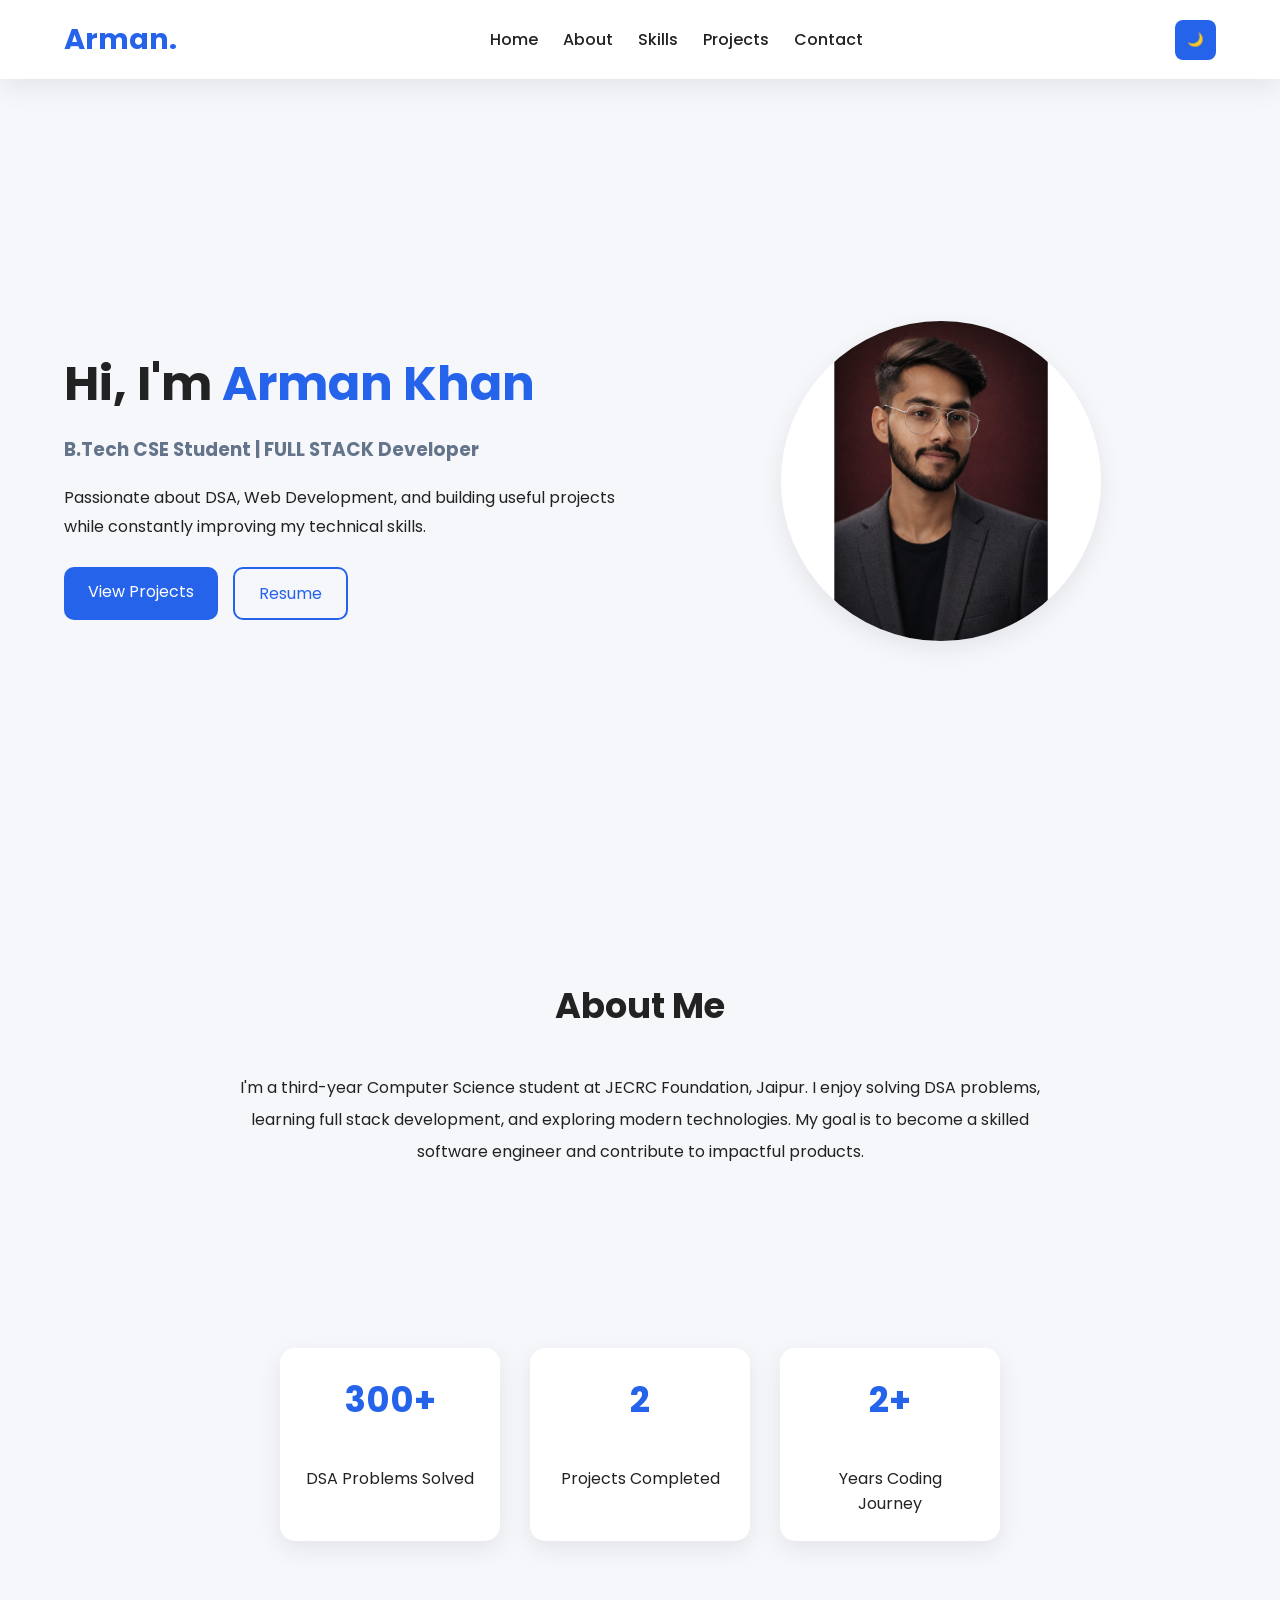
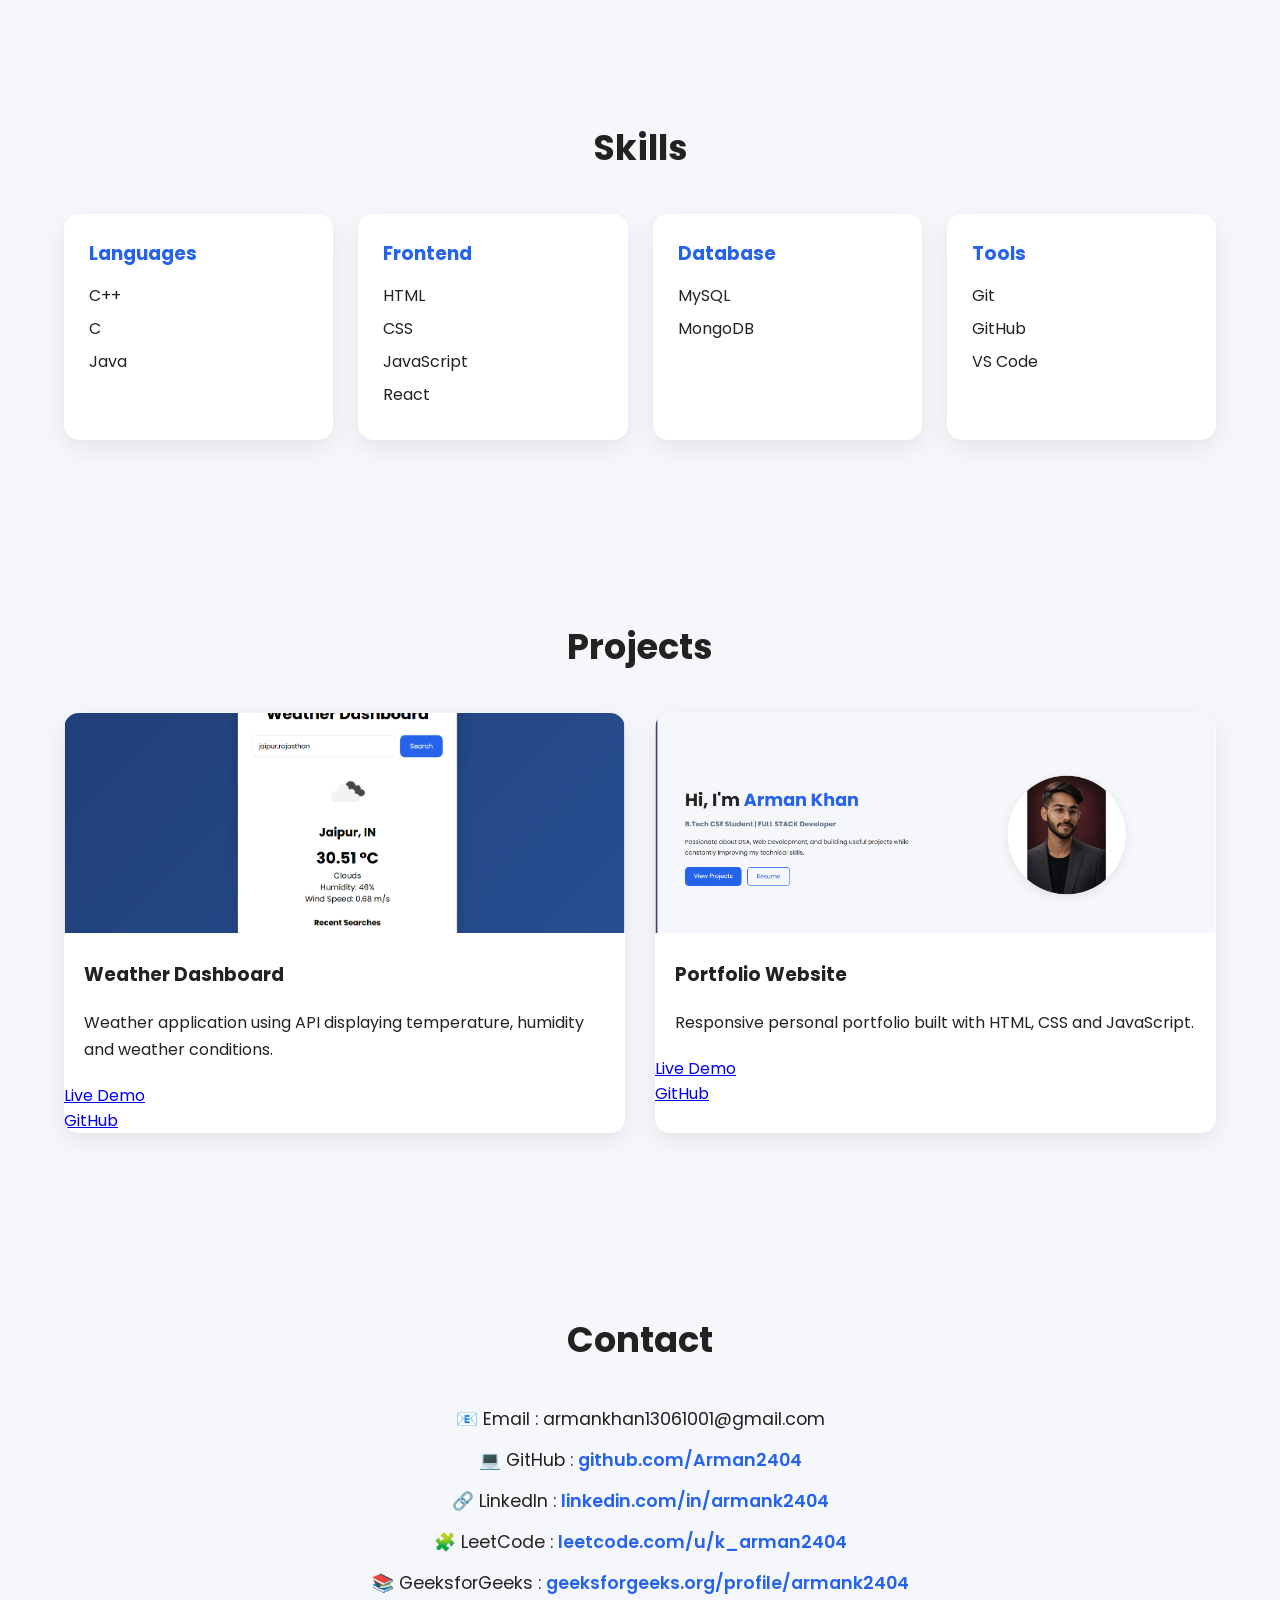
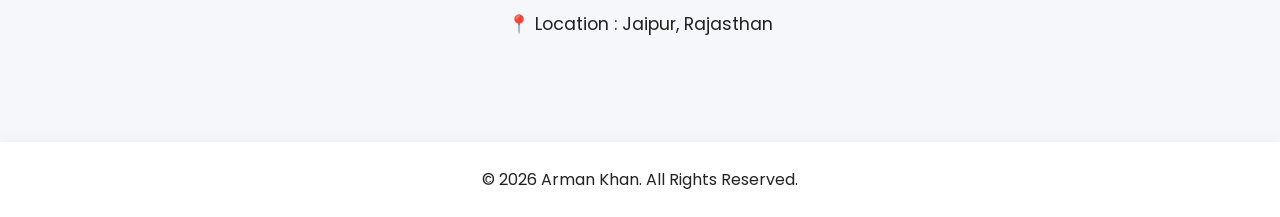
<file: Portfolio-Website/index.html>
<!doctype html>
<html lang="en">
  <head>
    <meta charset="UTF-8" />
    <meta name="viewport" content="width=device-width, initial-scale=1.0" />
    <title>Arman Khan | Portfolio</title>

    <link rel="stylesheet" href="style.css" />

    <link rel="preconnect" href="https://fonts.googleapis.com" />
    <link
      href="https://fonts.googleapis.com/css2?family=Poppins:wght@300;400;500;600;700&display=swap"
      rel="stylesheet"
    />
  </head>

  <body>
    <header>
      <nav class="navbar">
        <h2 class="logo">Arman.</h2>

        <ul class="nav-links">
          <li><a href="#home">Home</a></li>
          <li><a href="#about">About</a></li>
          <li><a href="#skills">Skills</a></li>
          <li><a href="#projects">Projects</a></li>
          <li><a href="#contact">Contact</a></li>
        </ul>

        <button id="themeBtn">🌙</button>
      </nav>
    </header>

    <section id="home" class="hero">
      <div class="hero-text">
        <h1>Hi, I'm <span>Arman Khan</span></h1>

        <h3>B.Tech CSE Student | FULL STACK Developer</h3>

        <p>
          Passionate about DSA, Web Development, and building useful projects
          while constantly improving my technical skills.
        </p>

        <div class="hero-buttons">
          <a href="#projects" class="btn"> View Projects </a>

          <a href="#" class="btn-outline"> Resume </a>
        </div>
      </div>

      <div class="hero-image">
        <img src="assets/profile.jpg" alt="Profile" />
      </div>
    </section>

    <section id="about" class="about reveal">
      <h2>About Me</h2>

      <p>
        I'm a third-year Computer Science student at JECRC Foundation, Jaipur. I
        enjoy solving DSA problems, learning full stack development, and
        exploring modern technologies. My goal is to become a skilled software
        engineer and contribute to impactful products.
      </p>
    </section>

    <section class="stats reveal">
      <div class="stat-card">
        <h2>300+</h2>
        <p>DSA Problems Solved</p>
      </div>

      <div class="stat-card">
        <h2>2</h2>
        <p>Projects Completed</p>
      </div>

      <div class="stat-card">
        <h2>2+</h2>
        <p>Years Coding Journey</p>
      </div>
    </section>

    <section id="skills" class="skills reveal">
      <h2>Skills</h2>

      <div class="skills-grid">
        <div class="card">
          <h3>Languages</h3>
          <p>C++</p>
          <p>C</p>
          <p>Java</p>
        </div>

        <div class="card">
          <h3>Frontend</h3>
          <p>HTML</p>
          <p>CSS</p>
          <p>JavaScript</p>
          <p>React</p>
        </div>

        <div class="card">
          <h3>Database</h3>
          <p>MySQL</p>
          <p>MongoDB</p>
        </div>

        <div class="card">
          <h3>Tools</h3>
          <p>Git</p>
          <p>GitHub</p>
          <p>VS Code</p>
        </div>
      </div>
    </section>

    <section id="projects" class="projects reveal">
      <h2>Projects</h2>

      <div class="project-grid">
        <div class="project-card">
          <img src="assets/project1.png" alt="Weather" />

          <h3>Weather Dashboard</h3>

          <p>
            Weather application using API displaying temperature, humidity and
            weather conditions.
          </p>

          <div class="project-links">
            <a
              href="https://intership-projects-js22.vercel.app/"
              target="_blank"
              rel="noopener noreferrer"
            >
              Live Demo
            </a>
            <br />
            <a
              href="https://github.com/Arman2404/INTERSHIP-PROJECTS"
              target="_blank"
              rel="noopener noreferrer"
            >
              GitHub
            </a>
          </div>
        </div>

        <div class="project-card">
          <img src="assets/project2.png" alt="Portfolio" />

          <h3>Portfolio Website</h3>

          <p>
            Responsive personal portfolio built with HTML, CSS and JavaScript.
          </p>

          <div class="project-links">
            <a
              href="https://intership-projects.vercel.app/"
              target="_blank"
              rel="noopener noreferrer"
            >
              Live Demo
            </a>
            <br />
            <a
              href="https://github.com/Arman2404/INTERNSHIP-PROJECTS"
              target="_blank"
              rel="noopener noreferrer"
            >
              GitHub
            </a>
          </div>
        </div>
      </div>
    </section>

    <section id="contact" class="contact reveal">
      <h2>Contact</h2>

      <p>📧 Email : armankhan13061001@gmail.com</p>

      <p>
        💻 GitHub :
        <a
          href="https://github.com/Arman2404"
          target="_blank"
          rel="noopener noreferrer"
        >
          github.com/Arman2404
        </a>
      </p>

      <p>
         🔗 LinkedIn :
        <a
          href="https://www.linkedin.com/in/armank2404"
          target="_blank"
          rel="noopener noreferrer"
        >
          linkedin.com/in/armank2404
        </a>
      </p>

      <p>
        🧩 LeetCode :
        <a href="https://leetcode.com/u/k_arman2404/" target="_blank" rel="noopener noreferrer">
          leetcode.com/u/k_arman2404
        </a>
      </p>

      <p>
        📚 GeeksforGeeks :
        <a
          href="https://www.geeksforgeeks.org/profile/armank2404?tab=activity"
          target="_blank"
          rel="noopener noreferrer"
        >
          geeksforgeeks.org/profile/armank2404
        </a>
      </p>

      <p>📍 Location : Jaipur, Rajasthan</p>
    </section>

    <footer>
      <p>© 2026 Arman Khan. All Rights Reserved.</p>
    </footer>

    <script src="script.js"></script>
  </body>
</html>
</file>
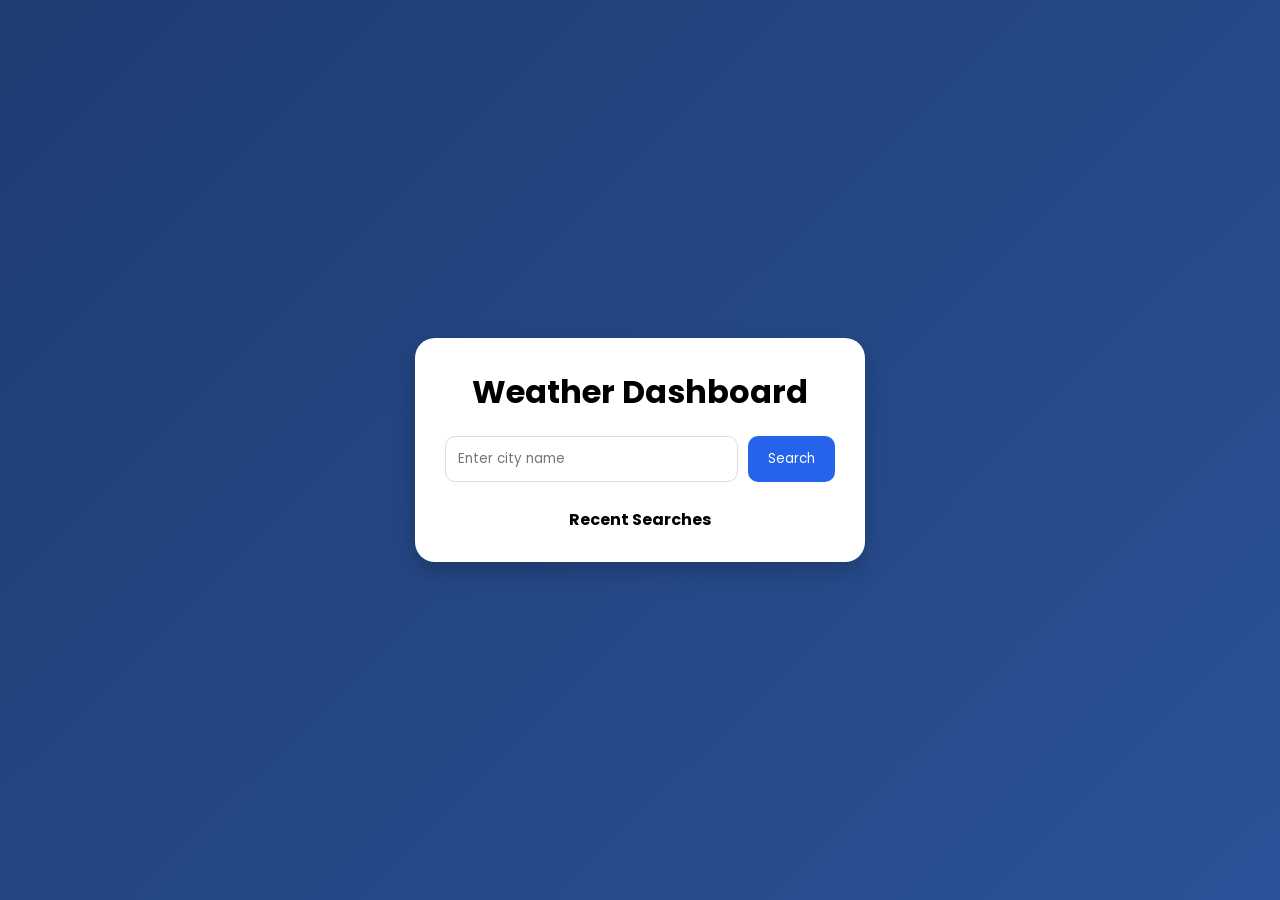
<file: Weather-Dashboard/index.html>
<!doctype html>
<html lang="en">
  <head>
    <meta charset="UTF-8" />
    <meta name="viewport" content="width=device-width, initial-scale=1.0" />
    <title>Weather Dashboard</title>

    <link rel="stylesheet" href="style.css" />

    <link
      href="https://fonts.googleapis.com/css2?family=Poppins:wght@300;400;500;600;700&display=swap"
      rel="stylesheet"
    />
  </head>

  <body>
    <div class="container">
      <div class="weather-card">
        <h1>Weather Dashboard</h1>

        <div class="search-box">
          <input type="text" id="cityInput" placeholder="Enter city name" />

          <button id="searchBtn">Search</button>
        </div>

        <div id="loader" class="loader hidden"></div>

        <div id="weatherData">
          <img id="icon" alt="Weather icon" />

          <h2 id="city"></h2>

          <h3 id="temp"></h3>

          <p id="condition"></p>

          <p id="humidity"></p>

          <p id="wind"></p>
        </div>

        <div class="history">
          <h4>Recent Searches</h4>

          <ul id="historyList"></ul>
        </div>
      </div>
    </div>

    <script src="script.js"></script>
  </body>
</html>
</file>
<file: Portfolio-Website/style.css>
*{
    margin:0;
    padding:0;
    box-sizing:border-box;
    font-family:'Poppins',sans-serif;
}

html{
    scroll-behavior:smooth;
}

:root{
    --bg:#f5f7fa;
    --card:#ffffff;
    --text:#222;
    --primary:#2563eb;
    --secondary:#64748b;
    --shadow:0 8px 25px rgba(0,0,0,0.08);
}

.dark{
    --bg:#0f172a;
    --card:#1e293b;
    --text:#f8fafc;
    --primary:#38bdf8;
    --secondary:#cbd5e1;
}

body{
    background:var(--bg);
    color:var(--text);
    transition:.3s;
}

/* Navbar */

header{
    position:sticky;
    top:0;
    z-index:1000;
    background:var(--card);
    box-shadow:var(--shadow);
}

.navbar{
    width:90%;
    margin:auto;
    padding:18px 0;
    display:flex;
    justify-content:space-between;
    align-items:center;
}

.logo{
    color:var(--primary);
    font-size:1.8rem;
    font-weight:700;
}

.nav-links{
    display:flex;
    list-style:none;
    gap:25px;
}

.nav-links a{
    text-decoration:none;
    color:var(--text);
    font-weight:500;
}

.nav-links a:hover{
    color:var(--primary);
}

#themeBtn{
    border:none;
    background:var(--primary);
    color:white;
    padding:10px 12px;
    border-radius:8px;
    cursor:pointer;
}

/* Hero */

.hero{
    min-height:90vh;
    width:90%;
    margin:auto;

    display:flex;
    justify-content:space-between;
    align-items:center;
    gap:50px;
}

.hero-text{
    flex:1;
}

.hero-text h1{
    font-size:3rem;
    margin-bottom:15px;
}

.hero-text span{
    color:var(--primary);
}

.hero-text h3{
    margin-bottom:20px;
    color:var(--secondary);
}

.hero-text p{
    line-height:1.8;
    margin-bottom:25px;
}

.hero-buttons{
    display:flex;
    gap:15px;
}

.btn{
    text-decoration:none;
    background:var(--primary);
    color:white;
    padding:12px 24px;
    border-radius:10px;
}

.btn-outline{
    text-decoration:none;
    border:2px solid var(--primary);
    color:var(--primary);
    padding:12px 24px;
    border-radius:10px;
}

.hero-image{
    flex:1;
    text-align:center;
}

.hero-image img{
    width:320px;
    height:320px;
    border-radius:50%;
    object-fit:cover;
    box-shadow:var(--shadow);
}

/* Sections */

section{
    width:90%;
    margin:auto;
    padding:90px 0;
}

section h2{
    text-align:center;
    margin-bottom:40px;
    font-size:2.2rem;
}

/* About */

.about p{
    max-width:850px;
    margin:auto;
    text-align:center;
    line-height:2;
}

/* Skills */

.skills-grid{
    display:grid;
    grid-template-columns:repeat(auto-fit,minmax(220px,1fr));
    gap:25px;
}

.card{
    background:var(--card);
    padding:25px;
    border-radius:15px;
    box-shadow:var(--shadow);
}

.card h3{
    color:var(--primary);
    margin-bottom:15px;
}

.card p{
    margin:8px 0;
}

/* Projects */

.project-grid{
    display:grid;
    grid-template-columns:repeat(auto-fit,minmax(280px,1fr));
    gap:30px;
}

.project-card{
    background:var(--card);
    border-radius:15px;
    overflow:hidden;
    box-shadow:var(--shadow);
    transition:.3s;
}

.project-card:hover{
    transform:translateY(-8px);
}

.project-card img{
    width:100%;
    height:220px;
    object-fit:cover;
}

.project-card h3{
    padding:20px;
}

.project-card p{
    padding:0 20px 20px;
    line-height:1.7;
}

/* Contact */

.contact{
    text-align:center;
}

.contact p{
    margin:15px 0;
    font-size:1.1rem;
}

/* Footer */

footer{
    text-align:center;
    padding:25px;
    background:var(--card);
    box-shadow:var(--shadow);
}

/* Reveal Animation */

.reveal{
    opacity:0;
    transform:translateY(50px);
    transition:all .8s ease;
}

.reveal.active{
    opacity:1;
    transform:translateY(0);
}

/* Responsive */

@media(max-width:900px){

    .hero{
        flex-direction:column-reverse;
        text-align:center;
        padding-top:40px;
    }

    .hero-buttons{
        justify-content:center;
    }

    .hero-text h1{
        font-size:2.3rem;
    }

    .nav-links{
        display:none;
    }

    .hero-image img{
        width:260px;
        height:260px;
    }
}

@media(max-width:500px){

    section h2{
        font-size:1.8rem;
    }

    .hero-text h1{
        font-size:2rem;
    }

    .btn,
    .btn-outline{
        padding:10px 18px;
        font-size:.9rem;
    }
}

.contact{
    text-align:center;
}

.contact p{
    margin:15px 0;
    font-size:1.1rem;
}

.contact a{
    text-decoration:none;
    color:#2563eb;
    font-weight:600;
}

.contact a:hover{
    text-decoration:underline;
}

.stats{
    display:flex;
    justify-content:center;
    gap:30px;
    flex-wrap:wrap;
}

.stat-card{
    background:var(--card);
    padding:25px;
    width:220px;
    text-align:center;
    border-radius:15px;
    box-shadow:var(--shadow);
}

.stat-card h2{
    color:var(--primary);
}

.project-links a{
    transition:0.3s;
}

.project-links a:hover{
    transform:translateY(-3px);
}
</file>
<file: Weather-Dashboard/style.css>
*{
    margin:0;
    padding:0;
    box-sizing:border-box;
    font-family:'Poppins',sans-serif;
}

body{
    min-height:100vh;
    display:flex;
    justify-content:center;
    align-items:center;
    background:linear-gradient(135deg,#1e3c72,#2a5298);
}

.container{
    width:100%;
    padding:20px;
}

.weather-card{

    max-width:450px;
    margin:auto;

    background:white;

    padding:30px;

    border-radius:20px;

    text-align:center;

    box-shadow:0 10px 25px rgba(0,0,0,.2);
}

.weather-card h1{
    margin-bottom:20px;
}

.search-box{
    display:flex;
    gap:10px;
}

.search-box input{

    flex:1;

    padding:12px;

    border:1px solid #ddd;

    border-radius:10px;
}

.search-box button{

    padding:12px 20px;

    border:none;

    background:#2563eb;

    color:white;

    border-radius:10px;

    cursor:pointer;
}

#icon{
    width:100px;
}

#weatherData{
    margin-top:20px;
}

#weatherData h2{
    margin:10px 0;
}

#weatherData h3{
    font-size:2rem;
}

.history{
    margin-top:25px;
}

.history ul{
    list-style:none;
}

.history li{
    margin:8px 0;
    cursor:pointer;
    color:#2563eb;
}

.loader{

    width:40px;
    height:40px;

    border:4px solid #ddd;
    border-top:4px solid #2563eb;

    border-radius:50%;

    animation:spin 1s linear infinite;

    margin:20px auto;
}

.hidden{
    display:none;
}

@keyframes spin{

    100%{
        transform:rotate(360deg);
    }
}

@media(max-width:500px){

    .search-box{
        flex-direction:column;
    }
}

#weatherData{
    display:none;
}

button:disabled{
    opacity:0.6;
    cursor:not-allowed;
}

.history li:hover{
    text-decoration:underline;
}
</file>
